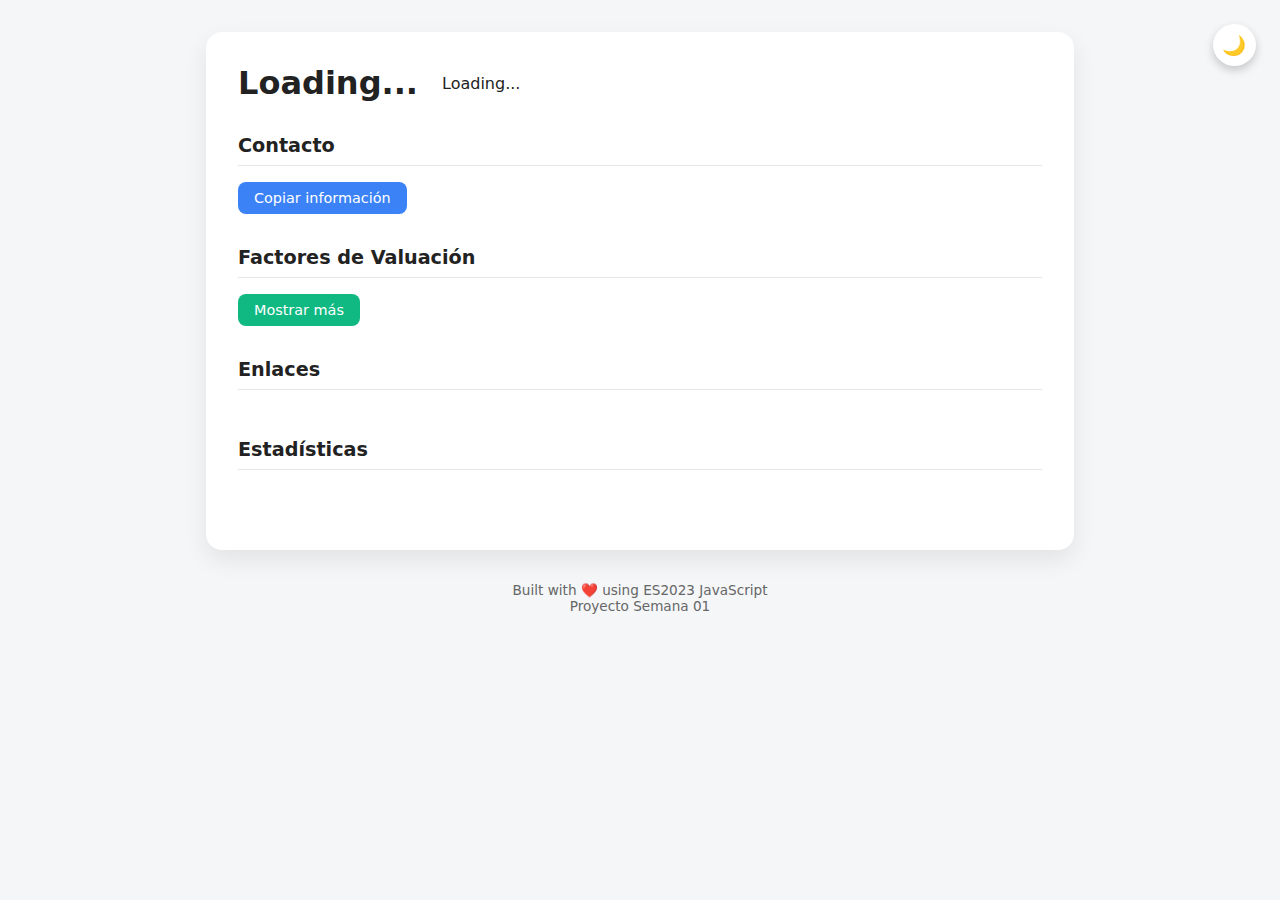
<file: week-1/starter/index.html>
<!DOCTYPE html>
<html lang="es" data-theme="light">
<head>
  <meta charset="UTF-8" />
  <meta name="viewport" content="width=device-width, initial-scale=1.0" />
  <title>Urban Home Valuation</title>
  <link rel="stylesheet" href="../starter/style.css" />
</head>
<body>
  <div class="container">

    <!-- Botón cambio de tema -->
    <button id="theme-toggle" class="theme-toggle">🌙</button>

    <!-- Tarjeta principal -->
    <div class="card">

      <!-- Encabezado -->
      <header class="card-header">
        <h1 id="app-name">Loading...</h1>
        <p id="app-description">Loading...</p>
        <p id="app-code"></p>
        <p id="app-status"></p>
      </header>

      <!-- Información de contacto -->
      <section class="card-section">
        <h2>Contacto</h2>
        <p id="contact-email"></p>
        <p id="contact-phone"></p>
        <p id="contact-location"></p>
        <button id="copy-btn" class="btn">Copiar información</button>
      </section>

      <!-- Factores de valuación -->
      <section class="card-section">
        <h2>Factores de Valuación</h2>
        <div id="valuation-factors" class="items-list"></div>
        <button id="toggle-items" class="btn btn-secondary">
          Mostrar más
        </button>
      </section>

      <!-- Enlaces -->
      <section class="card-section">
        <h2>Enlaces</h2>
        <div id="links-container" class="links"></div>
      </section>

      <!-- Estadísticas -->
      <section class="card-section">
        <h2>Estadísticas</h2>
        <div id="stats-container" class="stats-grid"></div>
      </section>

    </div>

    <!-- Footer -->
    <footer class="footer">
      <p>Built with ❤️ using ES2023 JavaScript</p>
      <p class="small">Proyecto Semana 01</p>
    </footer>

  </div>

  <!-- Toast -->
  <div id="toast" class="toast">
    <span id="toast-message"></span>
  </div>

  <!-- JS -->
  <script src="../starter/script.js"></script>
</body>
</html>
</file>
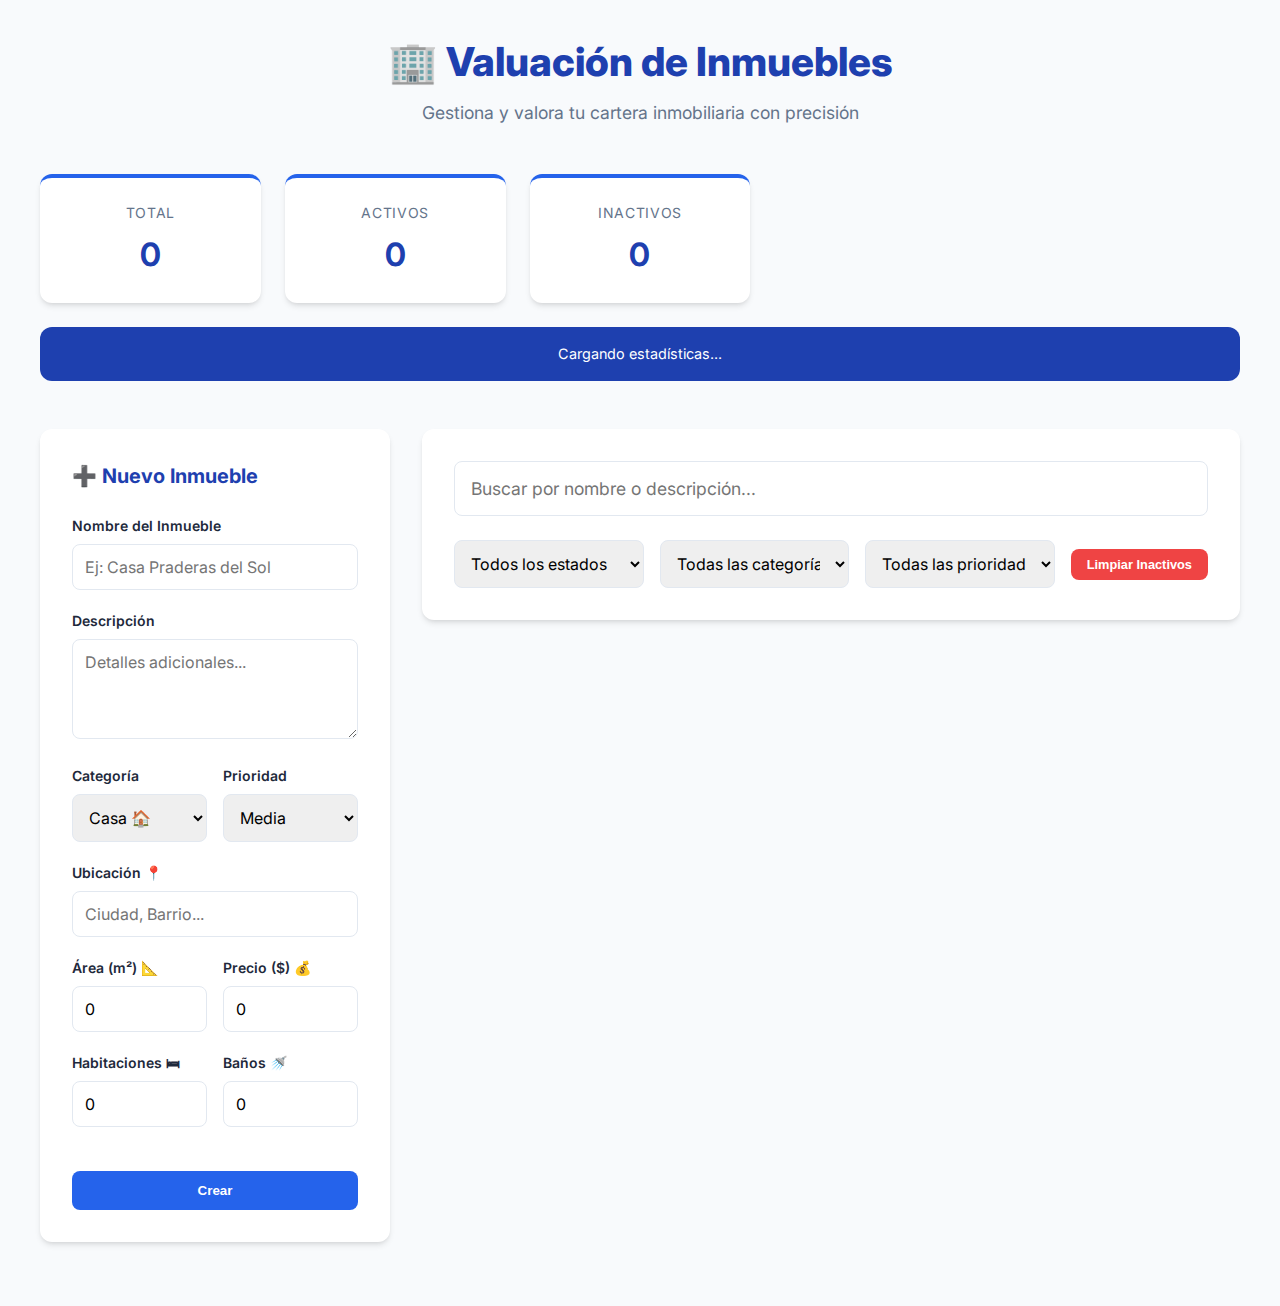
<file: week-2/starter/index.html>
<!DOCTYPE html>
<html lang="es">
<head>
    <meta charset="UTF-8">
    <meta name="viewport" content="width=device-width, initial-scale=1.0">
    <title>Valuación de Inmuebles | Gestor Profesional</title>
    <link rel="stylesheet" href="styles.css">
    <link rel="preconnect" href="https://fonts.googleapis.com">
    <link rel="preconnect" href="https://fonts.gstatic.com" crossorigin>
    <link href="https://fonts.googleapis.com/css2?family=Inter:wght@300;400;500;600;700&display=swap" rel="stylesheet">
</head>
<body>
    <div class="container">
        <header>
            <h1>🏢 Valuación de Inmuebles</h1>
            <p>Gestiona y valora tu cartera inmobiliaria con precisión</p>
        </header>

        <main>
            <section class="stats-container">
                <div class="stat-card">
                    <span class="stat-label">Total</span>
                    <span id="stat-total" class="stat-value">0</span>
                </div>
                <div class="stat-card">
                    <span class="stat-label">Activos</span>
                    <span id="stat-active" class="stat-value">0</span>
                </div>
                <div class="stat-card">
                    <span class="stat-label">Inactivos</span>
                    <span id="stat-inactive" class="stat-value">0</span>
                </div>
                <div class="stats-summary">
                    <p id="stats-details">Cargando estadísticas...</p>
                </div>
            </section>

            <div class="content-grid">
                <aside class="form-section">
                    <div class="card">
                        <h2 id="form-title">➕ Nuevo Inmueble</h2>
                        <form id="item-form">
                            <div class="form-group">
                                <label for="item-name">Nombre del Inmueble</label>
                                <input type="text" id="item-name" placeholder="Ej: Casa Praderas del Sol" required>
                            </div>

                            <div class="form-group">
                                <label for="item-description">Descripción</label>
                                <textarea id="item-description" placeholder="Detalles adicionales..."></textarea>
                            </div>

                            <div class="form-row">
                                <div class="form-group">
                                    <label for="item-category">Categoría</label>
                                    <select id="item-category">
                                        <option value="house">Casa 🏠</option>
                                        <option value="apartment">Apartamento 🏢</option>
                                        <option value="commercial">Local Comercial 🏬</option>
                                        <option value="land">Terreno 🌄</option>
                                        <option value="office">Oficina 🏢</option>
                                    </select>
                                </div>
                                <div class="form-group">
                                    <label for="item-priority">Prioridad</label>
                                    <select id="item-priority">
                                        <option value="low">Baja</option>
                                        <option value="medium" selected>Media</option>
                                        <option value="high">Alta</option>
                                    </select>
                                </div>
                            </div>

                            <div class="form-group">
                                <label for="item-location">Ubicación 📍</label>
                                <input type="text" id="item-location" placeholder="Ciudad, Barrio...">
                            </div>

                            <div class="form-row">
                                <div class="form-group">
                                    <label for="item-area">Área (m²) 📐</label>
                                    <input type="number" id="item-area" value="0" min="0">
                                </div>
                                <div class="form-group">
                                    <label for="item-price">Precio ($) 💰</label>
                                    <input type="number" id="item-price" value="0" min="0">
                                </div>
                            </div>

                            <div class="form-row">
                                <div class="form-group">
                                    <label for="item-bedrooms">Habitaciones 🛏</label>
                                    <input type="number" id="item-bedrooms" value="0" min="0">
                                </div>
                                <div class="form-group">
                                    <label for="item-bathrooms">Baños 🚿</label>
                                    <input type="number" id="item-bathrooms" value="0" min="0">
                                </div>
                            </div>

                            <div class="form-actions">
                                <button type="submit" id="submit-btn" class="btn btn-primary">Crear</button>
                                <button type="button" id="cancel-btn" class="btn btn-secondary" style="display: none;">Cancelar</button>
                            </div>
                        </form>
                    </div>
                </aside>

                <section class="list-section">
                    <div class="controls-card card">
                        <div class="search-bar">
                            <input type="text" id="search-input" placeholder="Buscar por nombre o descripción...">
                        </div>
                        <div class="filters-row">
                            <select id="filter-status">
                                <option value="all">Todos los estados</option>
                                <option value="active">Activos</option>
                                <option value="inactive">Inactivos</option>
                            </select>
                            <select id="filter-category">
                                <option value="all">Todas las categorías</option>
                                <option value="house">Casas</option>
                                <option value="apartment">Apartamentos</option>
                                <option value="commercial">Locales Comerciales</option>
                                <option value="land">Terrenos</option>
                                <option value="office">Oficinas</option>
                            </select>
                            <select id="filter-priority">
                                <option value="all">Todas las prioridades</option>
                                <option value="low">Prioridad Baja</option>
                                <option value="medium">Prioridad Media</option>
                                <option value="high">Prioridad Alta</option>
                            </select>
                            <button id="clear-inactive" class="btn btn-danger">Limpiar Inactivos</button>
                        </div>
                    </div>

                    <div id="item-list" class="item-list">
                        <!-- Los inmuebles se cargarán aquí -->
                    </div>

                    <div id="empty-state" class="empty-state" style="display: none;">
                        <div class="empty-icon">🏠</div>
                        <h3>No hay inmuebles registrados</h3>
                        <p>Comienza agregando uno en el formulario de la izquierda.</p>
                    </div>
                </section>
            </div>
        </main>
    </div>

    <script src="script.js"></script>
</body>
</html>
</file>
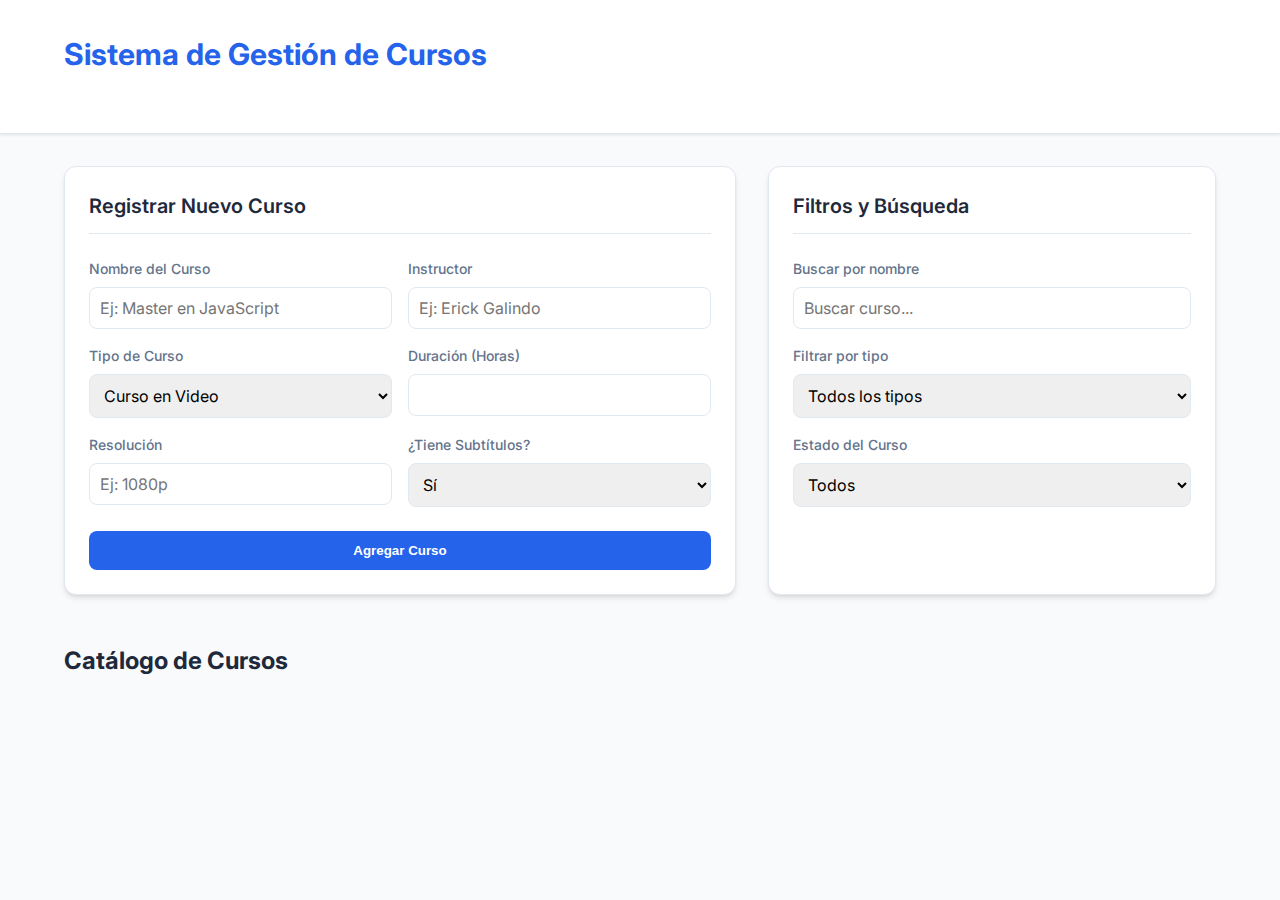
<file: week-3/solution/index.html>
<!DOCTYPE html>
<html lang="es">
<head>
    <meta charset="UTF-8">
    <meta name="viewport" content="width=device-width, initial-scale=1.0">
    <title>Plataforma de Cursos en Línea</title>
    <link rel="preconnect" href="https://fonts.googleapis.com">
    <link rel="preconnect" href="https://fonts.gstatic.com" crossorigin>
    <link href="https://fonts.googleapis.com/css2?family=Inter:wght@300;400;500;600;700&display=swap" rel="stylesheet">
    <link rel="stylesheet" href="style.css">
</head>
<body>
    <header>
        <div class="container">
            <h1>Sistema de Gestión de Cursos</h1>
            <div id="stats" class="stats-grid">
                <!-- Estadísticas cargadas por JS -->
            </div>
        </div>
    </header>

    <main class="container">
        <section class="admin-section">
            <div class="card">
                <h2>Registrar Nuevo Curso</h2>
                <form id="item-form">
                    <div class="form-grid">
                        <div class="form-group">
                            <label for="name">Nombre del Curso</label>
                            <input type="text" id="name" name="name" placeholder="Ej: Master en JavaScript" required>
                        </div>
                        <div class="form-group">
                            <label for="instructor">Instructor</label>
                            <input type="text" id="instructor" name="instructor" placeholder="Ej: Erick Galindo" required>
                        </div>
                        <div class="form-group">
                            <label for="type">Tipo de Curso</label>
                            <select id="type" name="type" required>
                                <option value="VideoCourse">Curso en Video</option>
                                <option value="LiveCourse">Clase en Vivo</option>
                                <option value="Workshop">Workshop Práctico</option>
                            </select>
                        </div>
                        <div class="form-group">
                            <label for="duration">Duración (Horas)</label>
                            <input type="number" id="duration" name="duration" min="1" step="0.5" required>
                        </div>
                        <div class="form-group">
                            <label id="label-extra1" for="extra1">Resolución</label>
                            <input type="text" id="extra1" name="extra1" required>
                        </div>
                        <div class="form-group" id="extra2-container">
                            <label id="label-extra2" for="extra2">¿Tiene Subtítulos?</label>
                            <select id="extra2" name="extra2" required>
                                <option value="true">Sí</option>
                                <option value="false">No</option>
                            </select>
                        </div>
                    </div>
                    <button type="submit" class="btn-primary">Agregar Curso</button>
                </form>
            </div>

            <div class="card filters-card">
                <h2>Filtros y Búsqueda</h2>
                <div class="filters-grid">
                    <div class="form-group">
                        <label for="search-input">Buscar por nombre</label>
                        <input type="text" id="search-input" placeholder="Buscar curso...">
                    </div>
                    <div class="form-group">
                        <label for="filter-type">Filtrar por tipo</label>
                        <select id="filter-type">
                            <option value="all">Todos los tipos</option>
                            <option value="VideoCourse">Cursos en Video</option>
                            <option value="LiveCourse">Clases en Vivo</option>
                            <option value="Workshop">Workshops</option>
                        </select>
                    </div>
                    <div class="form-group">
                        <label for="filter-status">Estado del Curso</label>
                        <select id="filter-status">
                            <option value="all">Todos</option>
                            <option value="active">Disponibles</option>
                            <option value="inactive">No Disponibles</option>
                        </select>
                    </div>
                </div>
            </div>
        </section>

        <section class="list-section">
            <h2>Catálogo de Cursos</h2>
            <div id="item-list" class="items-grid">
                <!-- Cursos cargados por JS -->
            </div>
        </section>
    </main>

    <script>
        document.addEventListener('DOMContentLoaded', () => {
            const typeSelect = document.getElementById('type');
            const labelExtra1 = document.getElementById('label-extra1');
            const labelExtra2 = document.getElementById('label-extra2');
            const inputExtra1 = document.getElementById('extra1');
            const extra2Container = document.getElementById('extra2-container');

            const updateFields = () => {
                const type = typeSelect.value;
                const currentExtra2 = document.getElementById('extra2');

                if (type === 'VideoCourse') {
                    labelExtra1.textContent = 'Resolución';
                    inputExtra1.type = 'text';
                    inputExtra1.placeholder = 'Ej: 1080p';
                    labelExtra2.textContent = '¿Tiene Subtítulos?';
                    renderSelectExtra2(currentExtra2, [['true', 'Sí'], ['false', 'No']]);
                } else if (type === 'LiveCourse') {
                    labelExtra1.textContent = 'Plataforma';
                    inputExtra1.type = 'text';
                    inputExtra1.placeholder = 'Ej: Zoom';
                    labelExtra2.textContent = 'Capacidad Máxima';
                    renderInputExtra2(currentExtra2, 'number', 'Ej: 50');
                } else if (type === 'Workshop') {
                    labelExtra1.textContent = 'Intensidad';
                    inputExtra1.type = 'text';
                    inputExtra1.placeholder = 'Ej: Alta';
                    labelExtra2.textContent = '¿Incluye Material?';
                    renderSelectExtra2(currentExtra2, [['true', 'Sí'], ['false', 'No']]);
                }
            };

            const renderSelectExtra2 = (el, options) => {
                if (el.tagName === 'SELECT') {
                    el.innerHTML = options.map(opt => `<option value="${opt[0]}">${opt[1]}</option>`).join('');
                    return;
                }
                const select = document.createElement('select');
                select.id = 'extra2';
                select.name = 'extra2';
                select.required = true;
                select.innerHTML = options.map(opt => `<option value="${opt[0]}">${opt[1]}</option>`).join('');
                el.replaceWith(select);
            };

            const renderInputExtra2 = (el, type, placeholder) => {
                if (el.tagName === 'INPUT') {
                    el.type = type;
                    el.placeholder = placeholder;
                    return;
                }
                const input = document.createElement('input');
                input.id = 'extra2';
                input.name = 'extra2';
                input.required = true;
                input.type = type;
                input.placeholder = placeholder;
                el.replaceWith(input);
            };

            typeSelect.addEventListener('change', updateFields);
            updateFields();
        });
    </script>
    <script src="script.js"></script>
</body>
</html>
</file>
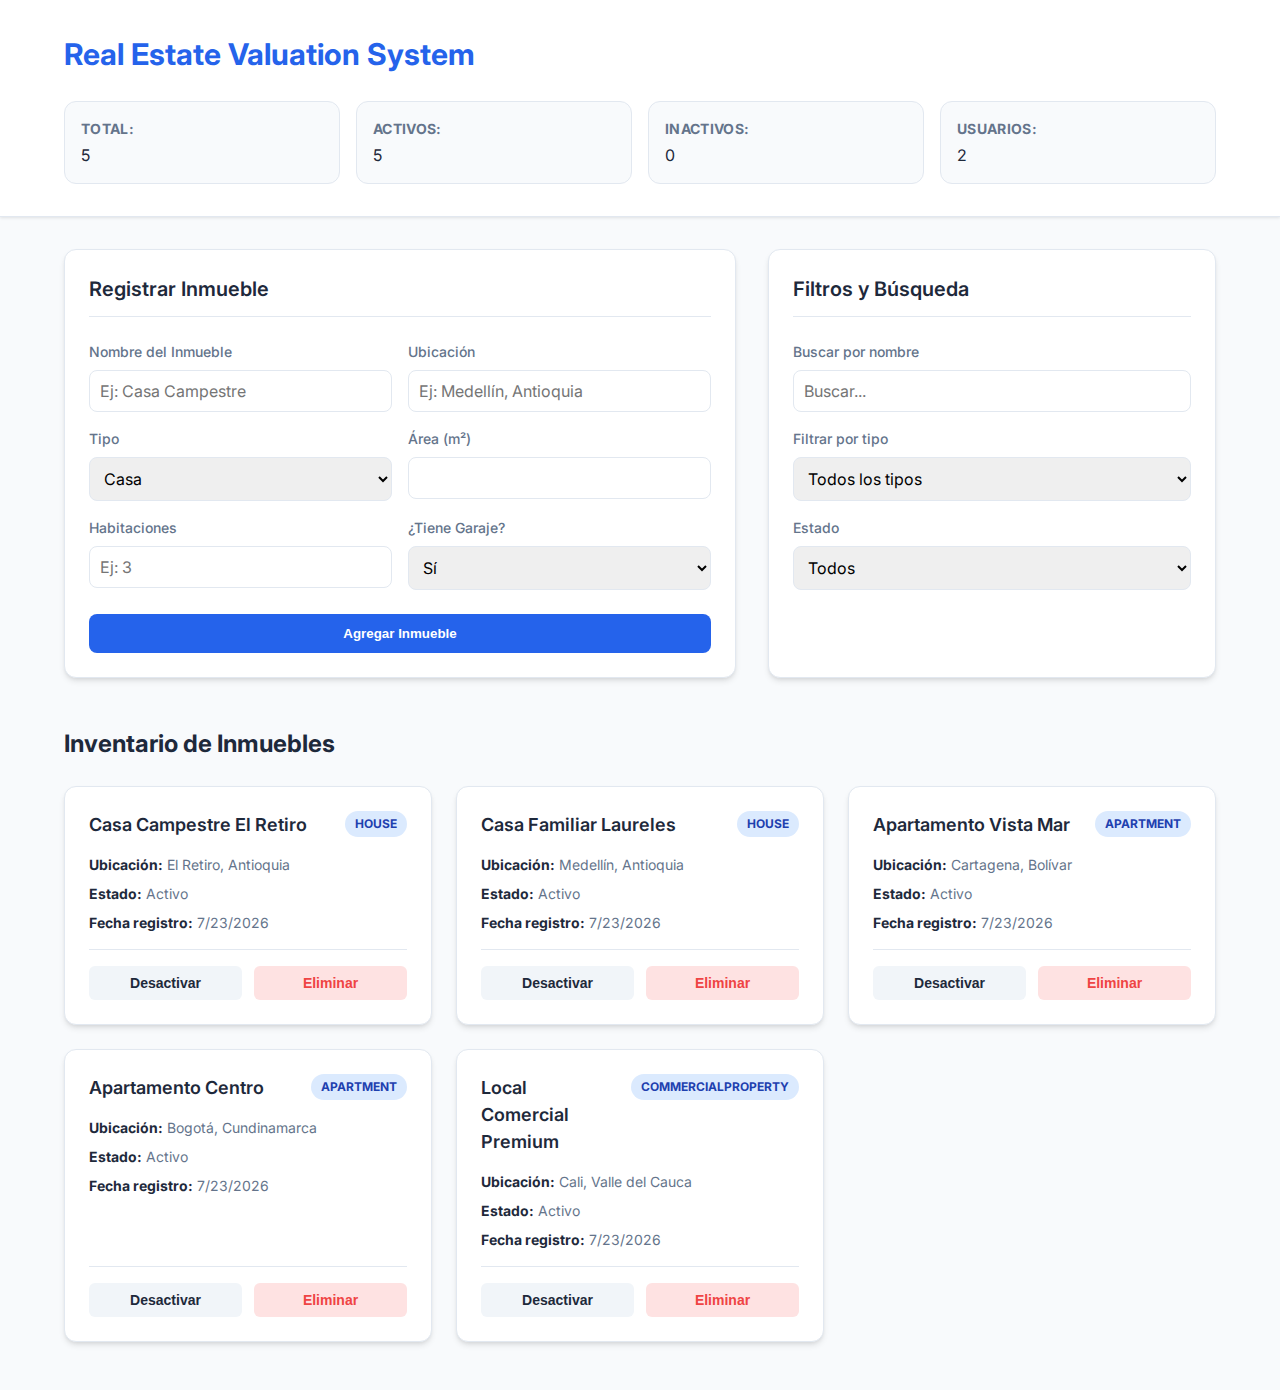
<file: week-3/starter/index.html>
<!DOCTYPE html>
<html lang="es">
<head>
    <meta charset="UTF-8">
    <meta name="viewport" content="width=device-width, initial-scale=1.0">
    <title>Sistema de Valuación Inmobiliaria</title>
    <link rel="preconnect" href="https://fonts.googleapis.com">
    <link rel="preconnect" href="https://fonts.gstatic.com" crossorigin>
    <link href="https://fonts.googleapis.com/css2?family=Inter:wght@300;400;500;600;700&display=swap" rel="stylesheet">
    <link rel="stylesheet" href="../starter/style.css">
</head>
<body>
    <header>
        <div class="container">
            <h1>Real Estate Valuation System</h1>
            <div id="stats" class="stats-grid">
                <!-- Estadísticas cargadas por JS -->
            </div>
        </div>
    </header>

    <main class="container">
        <section class="admin-section">
            <div class="card">
                <h2>Registrar Inmueble</h2>
                <form id="item-form">
                    <div class="form-grid">
                        <div class="form-group">
                            <label for="name">Nombre del Inmueble</label>
                            <input type="text" id="name" name="name" placeholder="Ej: Casa Campestre" required>
                        </div>
                        <div class="form-group">
                            <label for="location">Ubicación</label>
                            <input type="text" id="location" name="location" placeholder="Ej: Medellín, Antioquia" required>
                        </div>
                        <div class="form-group">
                            <label for="type">Tipo</label>
                            <select id="type" name="type" required>
                                <option value="House">Casa</option>
                                <option value="Apartment">Apartamento</option>
                                <option value="CommercialProperty">Local Comercial</option>
                            </select>
                        </div>
                        <div class="form-group">
                            <label for="area">Área (m²)</label>
                            <input type="number" id="area" name="area" min="1" step="0.1" required>
                        </div>
                        <div class="form-group">
                            <label id="label-extra1" for="extra1">Habitaciones</label>
                            <input type="number" id="extra1" name="extra1" required>
                        </div>
                        <div class="form-group" id="extra2-container">
                            <label id="label-extra2" for="extra2">¿Tiene Garaje?</label>
                            <select id="extra2" name="extra2" required>
                                <option value="true">Sí</option>
                                <option value="false">No</option>
                            </select>
                        </div>
                    </div>
                    <button type="submit" class="btn-primary">Agregar Inmueble</button>
                </form>
            </div>

            <div class="card filters-card">
                <h2>Filtros y Búsqueda</h2>
                <div class="filters-grid">
                    <div class="form-group">
                        <label for="search-input">Buscar por nombre</label>
                        <input type="text" id="search-input" placeholder="Buscar...">
                    </div>
                    <div class="form-group">
                        <label for="filter-type">Filtrar por tipo</label>
                        <select id="filter-type">
                            <option value="all">Todos los tipos</option>
                            <option value="House">Casas</option>
                            <option value="Apartment">Apartamentos</option>
                            <option value="CommercialProperty">Locales</option>
                        </select>
                    </div>
                    <div class="form-group">
                        <label for="filter-status">Estado</label>
                        <select id="filter-status">
                            <option value="all">Todos</option>
                            <option value="active">Activos</option>
                            <option value="inactive">Inactivos</option>
                        </select>
                    </div>
                </div>
            </div>
        </section>

        <section class="list-section">
            <h2>Inventario de Inmuebles</h2>
            <div id="item-list" class="items-grid">
                <!-- Inmuebles cargados por JS -->
            </div>
        </section>
    </main>

    <script>
        document.addEventListener('DOMContentLoaded', () => {
            const typeSelect = document.getElementById('type');
            const labelExtra1 = document.getElementById('label-extra1');
            const labelExtra2 = document.getElementById('label-extra2');
            const inputExtra1 = document.getElementById('extra1');
            const extra2Container = document.getElementById('extra2-container');

            const updateFields = () => {
                const type = typeSelect.value;
                const currentExtra2 = document.getElementById('extra2');
                
                if (type === 'House') {
                    labelExtra1.textContent = 'Habitaciones';
                    inputExtra1.type = 'number';
                    inputExtra1.placeholder = 'Ej: 3';
                    labelExtra2.textContent = '¿Tiene Garaje?';
                    renderSelectExtra2(currentExtra2, [['true', 'Sí'], ['false', 'No']]);
                } else if (type === 'Apartment') {
                    labelExtra1.textContent = 'Piso';
                    inputExtra1.type = 'number';
                    inputExtra1.placeholder = 'Ej: 5';
                    labelExtra2.textContent = '¿Tiene Ascensor?';
                    renderSelectExtra2(currentExtra2, [['true', 'Sí'], ['false', 'No']]);
                } else if (type === 'CommercialProperty') {
                    labelExtra1.textContent = 'Tipo de Negocio';
                    inputExtra1.type = 'text';
                    inputExtra1.placeholder = 'Ej: Restaurante';
                    labelExtra2.textContent = 'Puestos de Parqueo';
                    renderInputExtra2(currentExtra2, 'number', 'Ej: 5');
                }
            };

            const renderSelectExtra2 = (el, options) => {
                if (el.tagName === 'SELECT') {
                    el.innerHTML = options.map(opt => `<option value="${opt[0]}">${opt[1]}</option>`).join('');
                    return;
                }
                const select = document.createElement('select');
                select.id = 'extra2';
                select.name = 'extra2';
                select.required = true;
                select.innerHTML = options.map(opt => `<option value="${opt[0]}">${opt[1]}</option>`).join('');
                el.replaceWith(select);
            };

            const renderInputExtra2 = (el, type, placeholder) => {
                if (el.tagName === 'INPUT') {
                    el.type = type;
                    el.placeholder = placeholder;
                    return;
                }
                const input = document.createElement('input');
                input.id = 'extra2';
                input.name = 'extra2';
                input.required = true;
                input.type = type;
                input.placeholder = placeholder;
                el.replaceWith(input);
            };

            typeSelect.addEventListener('change', updateFields);
            updateFields();
        });
    </script>
    <script src="../starter/script.js"></script>
</body>
</html>
</file>
<file: week-2/starter/styles.css>
:root {
    --primary: #2563eb;
    --primary-dark: #1e40af;
    --secondary: #64748b;
    --success: #22c55e;
    --danger: #ef4444;
    --warning: #f59e0b;
    --background: #f8fafc;
    --card-bg: #ffffff;
    --text-main: #1e293b;
    --text-muted: #64748b;
    --border: #e2e8f0;
    --radius: 12px;
    --shadow: 0 4px 6px -1px rgb(0 0 0 / 0.1), 0 2px 4px -2px rgb(0 0 0 / 0.1);
    --shadow-lg: 0 10px 15px -3px rgb(0 0 0 / 0.1), 0 4px 6px -4px rgb(0 0 0 / 0.1);
}

* {
    margin: 0;
    padding: 0;
    box-sizing: border-box;
}

body {
    font-family: 'Inter', sans-serif;
    background-color: var(--background);
    color: var(--text-main);
    line-height: 1.5;
    padding: 2rem 1rem;
}

.container {
    max-width: 1200px;
    margin: 0 auto;
}

header {
    text-align: center;
    margin-bottom: 3rem;
}

header h1 {
    font-size: 2.5rem;
    font-weight: 800;
    color: var(--primary-dark);
    margin-bottom: 0.5rem;
}

header p {
    color: var(--text-muted);
    font-size: 1.1rem;
}

/* Stats */
.stats-container {
    display: grid;
    grid-template-columns: repeat(auto-fit, minmax(200px, 1fr));
    gap: 1.5rem;
    margin-bottom: 3rem;
}

.stat-card {
    background: var(--card-bg);
    padding: 1.5rem;
    border-radius: var(--radius);
    box-shadow: var(--shadow);
    text-align: center;
    border-top: 4px solid var(--primary);
}

.stat-label {
    display: block;
    color: var(--text-muted);
    font-size: 0.875rem;
    text-transform: uppercase;
    letter-spacing: 0.05em;
    margin-bottom: 0.5rem;
}

.stat-value {
    font-size: 2rem;
    font-weight: 700;
    color: var(--primary-dark);
}

.stats-summary {
    grid-column: 1 / -1;
    background: var(--primary-dark);
    color: white;
    padding: 1rem;
    border-radius: var(--radius);
    text-align: center;
    font-size: 0.9rem;
}

/* Layout Grid */
.content-grid {
    display: grid;
    grid-template-columns: 350px 1fr;
    gap: 2rem;
    align-items: start;
}

@media (max-width: 992px) {
    .content-grid {
        grid-template-columns: 1fr;
    }
}

.card {
    background: var(--card-bg);
    padding: 2rem;
    border-radius: var(--radius);
    box-shadow: var(--shadow);
    margin-bottom: 2rem;
}

.card h2 {
    font-size: 1.25rem;
    margin-bottom: 1.5rem;
    color: var(--primary-dark);
    display: flex;
    align-items: center;
    gap: 0.5rem;
}

/* Forms */
.form-group {
    margin-bottom: 1.25rem;
}

.form-row {
    display: grid;
    grid-template-columns: 1fr 1fr;
    gap: 1rem;
}

label {
    display: block;
    font-size: 0.875rem;
    font-weight: 600;
    margin-bottom: 0.5rem;
    color: var(--text-main);
}

input, select, textarea {
    width: 100%;
    padding: 0.75rem;
    border: 1px solid var(--border);
    border-radius: 8px;
    font-family: inherit;
    font-size: 1rem;
    transition: all 0.2s;
}

input:focus, select:focus, textarea:focus {
    outline: none;
    border-color: var(--primary);
    box-shadow: 0 0 0 3px rgba(37, 99, 235, 0.1);
}

textarea {
    height: 100px;
    resize: vertical;
}

.form-actions {
    display: flex;
    gap: 1rem;
    margin-top: 1.5rem;
}

/* Buttons */
.btn {
    padding: 0.75rem 1.5rem;
    border-radius: 8px;
    font-weight: 600;
    cursor: pointer;
    transition: all 0.2s;
    border: none;
    flex: 1;
    display: flex;
    justify-content: center;
    align-items: center;
    gap: 0.5rem;
}

.btn-primary {
    background: var(--primary);
    color: white;
}

.btn-primary:hover {
    background: var(--primary-dark);
}

.btn-secondary {
    background: var(--secondary);
    color: white;
}

.btn-danger {
    background: var(--danger);
    color: white;
    font-size: 0.8rem;
    padding: 0.5rem 1rem;
    flex: none;
}

/* Controls */
.controls-card {
    display: flex;
    flex-direction: column;
    gap: 1.5rem;
}

.search-bar input {
    font-size: 1.1rem;
    padding: 1rem;
}

.filters-row {
    display: flex;
    gap: 1rem;
    flex-wrap: wrap;
    align-items: center;
}

.filters-row select {
    flex: 1;
    min-width: 150px;
}

/* Item List */
.item-list {
    display: grid;
    grid-template-columns: 1fr;
    gap: 1.5rem;
}

.item {
    background: white;
    padding: 1.5rem;
    border-radius: var(--radius);
    box-shadow: var(--shadow);
    display: flex;
    gap: 1.5rem;
    align-items: flex-start;
    transition: transform 0.2s, box-shadow 0.2s;
    border-left: 6px solid var(--secondary);
    position: relative;
}

.item:hover {
    transform: translateY(-2px);
    box-shadow: var(--shadow-lg);
}

.item.inactive {
    opacity: 0.7;
    background: #f1f5f9;
}

.item.priority-low { border-left-color: var(--success); }
.item.priority-medium { border-left-color: var(--warning); }
.item.priority-high { border-left-color: var(--danger); }

.item-checkbox {
    width: 20px;
    height: 20px;
    margin-top: 0.5rem;
    cursor: pointer;
}

.item-content {
    flex: 1;
}

.item-name {
    font-size: 1.25rem;
    font-weight: 700;
    margin-bottom: 0.5rem;
    color: var(--primary-dark);
}

.item-description {
    color: var(--text-muted);
    font-size: 0.95rem;
    margin-bottom: 1rem;
}

.item-details {
    display: flex;
    flex-wrap: wrap;
    gap: 1rem;
    margin-bottom: 1rem;
    font-size: 0.9rem;
}

.item-details span {
    background: #f1f5f9;
    padding: 0.25rem 0.75rem;
    border-radius: 20px;
    color: var(--text-main);
    display: flex;
    align-items: center;
    gap: 0.25rem;
}

.item-meta {
    display: flex;
    gap: 1rem;
    align-items: center;
}

.badge {
    padding: 0.25rem 0.75rem;
    border-radius: 6px;
    font-size: 0.75rem;
    font-weight: 700;
    text-transform: uppercase;
}

.badge-category {
    background: #dbeafe;
    color: #1e40af;
}

.badge-priority.priority-low { background: #dcfce7; color: #166534; }
.badge-priority.priority-medium { background: #fef3c7; color: #92400e; }
.badge-priority.priority-high { background: #fee2e2; color: #991b1b; }

.item-date {
    color: var(--text-muted);
    font-size: 0.8rem;
}

.item-actions {
    display: flex;
    flex-direction: column;
    gap: 0.5rem;
}

.item-actions button {
    background: none;
    border: 1px solid var(--border);
    padding: 0.5rem;
    border-radius: 8px;
    cursor: pointer;
    transition: all 0.2s;
    font-size: 1.1rem;
}

.item-actions .btn-edit:hover {
    background: #eff6ff;
    border-color: var(--primary);
}

.item-actions .btn-delete:hover {
    background: #fef2f2;
    border-color: var(--danger);
}

/* Empty State */
.empty-state {
    text-align: center;
    padding: 4rem 2rem;
    background: white;
    border-radius: var(--radius);
    box-shadow: var(--shadow);
}

.empty-icon {
    font-size: 4rem;
    margin-bottom: 1rem;
}

.empty-state h3 {
    color: var(--primary-dark);
    margin-bottom: 0.5rem;
}

.empty-state p {
    color: var(--text-muted);
}
</file>
<file: week-3/solution/style.css>
:root {
    --primary-color: #2563eb;
    --primary-hover: #1d4ed8;
    --secondary-color: #64748b;
    --bg-color: #f8fafc;
    --card-bg: #ffffff;
    --text-color: #1e293b;
    --text-muted: #64748b;
    --border-color: #e2e8f0;
    --success-color: #22c55e;
    --danger-color: #ef4444;
    --shadow: 0 4px 6px -1px rgb(0 0 0 / 0.1), 0 2px 4px -2px rgb(0 0 0 / 0.1);
    --radius: 0.75rem;
}

* {
    box-sizing: border-box;
    margin: 0;
    padding: 0;
}

body {
    font-family: 'Inter', sans-serif;
    background-color: var(--bg-color);
    color: var(--text-color);
    line-height: 1.5;
    padding-bottom: 3rem;
}

.container {
    max-width: 1200px;
    margin: 0 auto;
    padding: 0 1.5rem;
}

header {
    background-color: var(--card-bg);
    padding: 2rem 0;
    border-bottom: 1px solid var(--border-color);
    margin-bottom: 2rem;
    box-shadow: 0 1px 3px 0 rgb(0 0 0 / 0.1);
}

header h1 {
    font-size: 1.875rem;
    font-weight: 700;
    color: var(--primary-color);
    margin-bottom: 1.5rem;
}

.stats-grid {
    display: grid;
    grid-template-columns: repeat(auto-fit, minmax(150px, 1fr));
    gap: 1rem;
}

.stat {
    background-color: var(--bg-color);
    padding: 1rem;
    border-radius: var(--radius);
    border: 1px solid var(--border-color);
    display: flex;
    flex-direction: column;
    gap: 0.25rem;
}

.stat strong {
    font-size: 0.875rem;
    color: var(--text-muted);
    text-transform: uppercase;
    letter-spacing: 0.025em;
}

.admin-section {
    display: grid;
    grid-template-columns: 1.5fr 1fr;
    gap: 2rem;
    margin-bottom: 3rem;
}

@media (max-width: 768px) {
    .admin-section {
        grid-template-columns: 1fr;
    }
}

.card {
    background-color: var(--card-bg);
    padding: 1.5rem;
    border-radius: var(--radius);
    border: 1px solid var(--border-color);
    box-shadow: var(--shadow);
}

.card h2 {
    font-size: 1.25rem;
    font-weight: 600;
    margin-bottom: 1.5rem;
    padding-bottom: 0.75rem;
    border-bottom: 1px solid var(--border-color);
}

.form-grid {
    display: grid;
    grid-template-columns: 1fr 1fr;
    gap: 1rem;
    margin-bottom: 1.5rem;
}

@media (max-width: 640px) {
    .form-grid {
        grid-template-columns: 1fr;
    }
}

.form-group {
    display: flex;
    flex-direction: column;
    gap: 0.5rem;
}

label {
    font-size: 0.875rem;
    font-weight: 500;
    color: var(--text-muted);
}

input, select {
    padding: 0.625rem;
    border: 1px solid var(--border-color);
    border-radius: 0.5rem;
    font-family: inherit;
    font-size: 1rem;
    transition: border-color 0.2s, box-shadow 0.2s;
}

input:focus, select:focus {
    outline: none;
    border-color: var(--primary-color);
    box-shadow: 0 0 0 3px rgba(37, 99, 235, 0.1);
}

.btn-primary {
    background-color: var(--primary-color);
    color: white;
    padding: 0.75rem 1.5rem;
    border: none;
    border-radius: 0.5rem;
    font-weight: 600;
    cursor: pointer;
    transition: background-color 0.2s;
    width: 100%;
}

.btn-primary:hover {
    background-color: var(--primary-hover);
}

.filters-grid {
    display: flex;
    flex-direction: column;
    gap: 1rem;
}

.list-section h2 {
    font-size: 1.5rem;
    font-weight: 700;
    margin-bottom: 1.5rem;
}

.items-grid {
    display: grid;
    grid-template-columns: repeat(auto-fill, minmax(300px, 1fr));
    gap: 1.5rem;
}

.item {
    background-color: var(--card-bg);
    border: 1px solid var(--border-color);
    border-radius: var(--radius);
    padding: 1.5rem;
    box-shadow: var(--shadow);
    transition: transform 0.2s, box-shadow 0.2s;
    display: flex;
    flex-direction: column;
    gap: 1rem;
}

.item:hover {
    transform: translateY(-4px);
    box-shadow: 0 10px 15px -3px rgb(0 0 0 / 0.1);
}

.item.inactive {
    opacity: 0.7;
    filter: grayscale(0.5);
    background-color: #f1f5f9;
}

.item-header {
    display: flex;
    justify-content: space-between;
    align-items: flex-start;
    gap: 1rem;
}

.item-header h3 {
    font-size: 1.125rem;
    font-weight: 600;
}

.badge {
    font-size: 0.75rem;
    font-weight: 700;
    padding: 0.25rem 0.625rem;
    border-radius: 9999px;
    background-color: #dbeafe;
    color: #1e40af;
    text-transform: uppercase;
}

.item-details {
    font-size: 0.875rem;
    color: var(--text-muted);
    display: flex;
    flex-direction: column;
    gap: 0.5rem;
}

.item-details strong {
    color: var(--text-color);
}

.item-actions {
    margin-top: auto;
    display: grid;
    grid-template-columns: 1fr 1fr;
    gap: 0.75rem;
    padding-top: 1rem;
    border-top: 1px solid var(--border-color);
}

.item-actions button {
    padding: 0.5rem;
    border-radius: 0.375rem;
    font-size: 0.875rem;
    font-weight: 600;
    cursor: pointer;
    border: 1px solid transparent;
    transition: all 0.2s;
}

.btn-toggle {
    background-color: #f1f5f9;
    color: var(--text-color);
    border-color: var(--border-color);
}

.btn-toggle:hover {
    background-color: var(--border-color);
}

.btn-delete {
    background-color: #fee2e2;
    color: var(--danger-color);
}

.btn-delete:hover {
    background-color: #fecaca;
}

.empty {
    grid-column: 1 / -1;
    text-align: center;
    padding: 3rem;
    background-color: var(--card-bg);
    border: 2px dashed var(--border-color);
    border-radius: var(--radius);
    color: var(--text-muted);
}
</file>
<file: week-3/starter/style.css>
:root {
    --primary-color: #2563eb;
    --primary-hover: #1d4ed8;
    --secondary-color: #64748b;
    --bg-color: #f8fafc;
    --card-bg: #ffffff;
    --text-color: #1e293b;
    --text-muted: #64748b;
    --border-color: #e2e8f0;
    --success-color: #22c55e;
    --danger-color: #ef4444;
    --shadow: 0 4px 6px -1px rgb(0 0 0 / 0.1), 0 2px 4px -2px rgb(0 0 0 / 0.1);
    --radius: 0.75rem;
}

* {
    box-sizing: border-box;
    margin: 0;
    padding: 0;
}

body {
    font-family: 'Inter', sans-serif;
    background-color: var(--bg-color);
    color: var(--text-color);
    line-height: 1.5;
    padding-bottom: 3rem;
}

.container {
    max-width: 1200px;
    margin: 0 auto;
    padding: 0 1.5rem;
}

header {
    background-color: var(--card-bg);
    padding: 2rem 0;
    border-bottom: 1px solid var(--border-color);
    margin-bottom: 2rem;
    box-shadow: 0 1px 3px 0 rgb(0 0 0 / 0.1);
}

header h1 {
    font-size: 1.875rem;
    font-weight: 700;
    color: var(--primary-color);
    margin-bottom: 1.5rem;
}

.stats-grid {
    display: grid;
    grid-template-columns: repeat(auto-fit, minmax(150px, 1fr));
    gap: 1rem;
}

.stat {
    background-color: var(--bg-color);
    padding: 1rem;
    border-radius: var(--radius);
    border: 1px solid var(--border-color);
    display: flex;
    flex-direction: column;
    gap: 0.25rem;
}

.stat strong {
    font-size: 0.875rem;
    color: var(--text-muted);
    text-transform: uppercase;
    letter-spacing: 0.025em;
}

.admin-section {
    display: grid;
    grid-template-columns: 1.5fr 1fr;
    gap: 2rem;
    margin-bottom: 3rem;
}

@media (max-width: 768px) {
    .admin-section {
        grid-template-columns: 1fr;
    }
}

.card {
    background-color: var(--card-bg);
    padding: 1.5rem;
    border-radius: var(--radius);
    border: 1px solid var(--border-color);
    box-shadow: var(--shadow);
}

.card h2 {
    font-size: 1.25rem;
    font-weight: 600;
    margin-bottom: 1.5rem;
    padding-bottom: 0.75rem;
    border-bottom: 1px solid var(--border-color);
}

.form-grid {
    display: grid;
    grid-template-columns: 1fr 1fr;
    gap: 1rem;
    margin-bottom: 1.5rem;
}

@media (max-width: 640px) {
    .form-grid {
        grid-template-columns: 1fr;
    }
}

.form-group {
    display: flex;
    flex-direction: column;
    gap: 0.5rem;
}

label {
    font-size: 0.875rem;
    font-weight: 500;
    color: var(--text-muted);
}

input, select {
    padding: 0.625rem;
    border: 1px solid var(--border-color);
    border-radius: 0.5rem;
    font-family: inherit;
    font-size: 1rem;
    transition: border-color 0.2s, box-shadow 0.2s;
}

input:focus, select:focus {
    outline: none;
    border-color: var(--primary-color);
    box-shadow: 0 0 0 3px rgba(37, 99, 235, 0.1);
}

.btn-primary {
    background-color: var(--primary-color);
    color: white;
    padding: 0.75rem 1.5rem;
    border: none;
    border-radius: 0.5rem;
    font-weight: 600;
    cursor: pointer;
    transition: background-color 0.2s;
    width: 100%;
}

.btn-primary:hover {
    background-color: var(--primary-hover);
}

.filters-grid {
    display: flex;
    flex-direction: column;
    gap: 1rem;
}

.list-section h2 {
    font-size: 1.5rem;
    font-weight: 700;
    margin-bottom: 1.5rem;
}

.items-grid {
    display: grid;
    grid-template-columns: repeat(auto-fill, minmax(300px, 1fr));
    gap: 1.5rem;
}

.item {
    background-color: var(--card-bg);
    border: 1px solid var(--border-color);
    border-radius: var(--radius);
    padding: 1.5rem;
    box-shadow: var(--shadow);
    transition: transform 0.2s, box-shadow 0.2s;
    display: flex;
    flex-direction: column;
    gap: 1rem;
}

.item:hover {
    transform: translateY(-4px);
    box-shadow: 0 10px 15px -3px rgb(0 0 0 / 0.1);
}

.item.inactive {
    opacity: 0.7;
    filter: grayscale(0.5);
    background-color: #f1f5f9;
}

.item-header {
    display: flex;
    justify-content: space-between;
    align-items: flex-start;
    gap: 1rem;
}

.item-header h3 {
    font-size: 1.125rem;
    font-weight: 600;
}

.badge {
    font-size: 0.75rem;
    font-weight: 700;
    padding: 0.25rem 0.625rem;
    border-radius: 9999px;
    background-color: #dbeafe;
    color: #1e40af;
    text-transform: uppercase;
}

.item-details {
    font-size: 0.875rem;
    color: var(--text-muted);
    display: flex;
    flex-direction: column;
    gap: 0.5rem;
}

.item-details strong {
    color: var(--text-color);
}

.item-actions {
    margin-top: auto;
    display: grid;
    grid-template-columns: 1fr 1fr;
    gap: 0.75rem;
    padding-top: 1rem;
    border-top: 1px solid var(--border-color);
}

.item-actions button {
    padding: 0.5rem;
    border-radius: 0.375rem;
    font-size: 0.875rem;
    font-weight: 600;
    cursor: pointer;
    border: 1px solid transparent;
    transition: all 0.2s;
}

.btn-toggle {
    background-color: #f1f5f9;
    color: var(--text-color);
    border-color: var(--border-color);
}

.btn-toggle:hover {
    background-color: var(--border-color);
}

.btn-delete {
    background-color: #fee2e2;
    color: var(--danger-color);
}

.btn-delete:hover {
    background-color: #fecaca;
}

.empty {
    grid-column: 1 / -1;
    text-align: center;
    padding: 3rem;
    background-color: var(--card-bg);
    border: 2px dashed var(--border-color);
    border-radius: var(--radius);
    color: var(--text-muted);
}
</file>
<file: week-1/starter/style.css>
/* ================================
   RESET + VARIABLES
================================ */
* {
  margin: 0;
  padding: 0;
  box-sizing: border-box;
  font-family: system-ui, -apple-system, BlinkMacSystemFont, sans-serif;
}

:root {
  --bg-color: #f4f6f8;
  --card-bg: #ffffff;
  --text-color: #222;
  --text-muted: #666;
  --primary: #3b82f6;
  --secondary: #10b981;
  --border-color: #e5e7eb;
}

[data-theme="dark"] {
  --bg-color: #0f172a;
  --card-bg: #1e293b;
  --text-color: #f1f5f9;
  --text-muted: #94a3b8;
  --primary: #60a5fa;
  --secondary: #34d399;
  --border-color: #334155;
}

/* ================================
   BODY + CONTAINER
================================ */
body {
  background-color: var(--bg-color);
  color: var(--text-color);
  min-height: 100vh;
}

.container {
  max-width: 900px;
  margin: 0 auto;
  padding: 2rem 1rem;
}

/* ================================
   CARD
================================ */
.card {
  background-color: var(--card-bg);
  border-radius: 16px;
  padding: 2rem;
  box-shadow: 0 10px 25px rgba(0, 0, 0, 0.08);
  transition: background-color 0.3s, color 0.3s;
}

/* ================================
   HEADER
================================ */
.card-header {
  display: flex;
  gap: 1.5rem;
  align-items: center;
  margin-bottom: 2rem;
}

.avatar img {
  width: 100px;
  height: 100px;
  border-radius: 50%;
  border: 3px solid var(--primary);
}

.header-info h1 {
  font-size: 1.8rem;
  margin-bottom: 0.3rem;
}

.header-info .title {
  color: var(--primary);
  font-weight: 600;
}

.header-info .location {
  color: var(--text-muted);
  font-size: 0.9rem;
}

/* ================================
   SECTIONS
================================ */
.card-section {
  margin-bottom: 2rem;
}

.card-section h2 {
  font-size: 1.2rem;
  margin-bottom: 1rem;
  border-bottom: 1px solid var(--border-color);
  padding-bottom: 0.5rem;
}

/* ================================
   CONTACT
================================ */
.contact-info {
  display: flex;
  flex-direction: column;
  gap: 0.75rem;
}

.contact-item {
  display: flex;
  align-items: center;
  gap: 0.5rem;
}

.contact-item .icon {
  font-size: 1.2rem;
}

/* ================================
   ITEMS / SKILLS
================================ */
#valuation-factors,
.skills-list {
  display: grid;
  gap: 1rem;
}

.item {
  background-color: rgba(0, 0, 0, 0.03);
  padding: 1rem;
  border-radius: 10px;
}

[data-theme="dark"] .item {
  background-color: rgba(255, 255, 255, 0.05);
}

.item-name {
  font-weight: 600;
  margin-bottom: 0.5rem;
}

.item-level {
  display: flex;
  align-items: center;
  gap: 0.75rem;
}

.level-bar {
  flex: 1;
  height: 8px;
  background-color: var(--border-color);
  border-radius: 4px;
  overflow: hidden;
}

.level-fill {
  height: 100%;
  background-color: var(--secondary);
  border-radius: 4px;
  transition: width 0.3s ease;
}

/* ================================
   LINKS
================================ */
#links-container {
  display: flex;
  gap: 1rem;
  flex-wrap: wrap;
}

.app-link {
  text-decoration: none;
  background-color: var(--primary);
  color: white;
  padding: 0.5rem 1rem;
  border-radius: 999px;
  font-size: 0.9rem;
  display: flex;
  gap: 0.4rem;
  align-items: center;
  transition: transform 0.2s, opacity 0.2s;
}

.app-link:hover {
  transform: translateY(-2px);
  opacity: 0.9;
}

/* ================================
   STATS
================================ */
#stats-container,
.stats-grid {
  display: grid;
  grid-template-columns: repeat(auto-fit, minmax(150px, 1fr));
  gap: 1rem;
}

.stat-item {
  background-color: rgba(0, 0, 0, 0.03);
  padding: 1rem;
  border-radius: 12px;
  text-align: center;
}

[data-theme="dark"] .stat-item {
  background-color: rgba(255, 255, 255, 0.05);
}

.stat-value {
  font-size: 1.4rem;
  font-weight: bold;
  color: var(--primary);
}

.stat-label {
  font-size: 0.85rem;
  color: var(--text-muted);
}

/* ================================
   BUTTONS
================================ */
button {
  cursor: pointer;
  border: none;
}

.btn {
  background-color: var(--primary);
  color: white;
  padding: 0.5rem 1rem;
  border-radius: 8px;
  font-size: 0.9rem;
}

.btn-secondary {
  background-color: var(--secondary);
}

.btn-small {
  font-size: 0.75rem;
  padding: 0.3rem 0.6rem;
}

/* ================================
   THEME TOGGLE
================================ */
.theme-toggle {
  position: fixed;
  top: 1.5rem;
  right: 1.5rem;
  background-color: var(--card-bg);
  border-radius: 50%;
  padding: 0.6rem;
  font-size: 1.2rem;
  box-shadow: 0 4px 10px rgba(0, 0, 0, 0.2);
}

/* ================================
   FOOTER
================================ */
.footer {
  margin-top: 2rem;
  text-align: center;
  color: var(--text-muted);
  font-size: 0.85rem;
}

/* ================================
   TOAST
================================ */
.toast {
  position: fixed;
  bottom: 1.5rem;
  right: 1.5rem;
  background-color: var(--card-bg);
  color: var(--text-color);
  padding: 0.75rem 1rem;
  border-radius: 8px;
  box-shadow: 0 5px 15px rgba(0, 0, 0, 0.3);
  opacity: 0;
  pointer-events: none;
  transition: opacity 0.3s, transform 0.3s;
  transform: translateY(10px);
}

.toast.show {
  opacity: 1;
  transform: translateY(0);
}

/* ================================
   TOGGLE MOSTRAR MÁS / MENOS
================================ */
.item.hidden {
  display: none;
}
</file>
